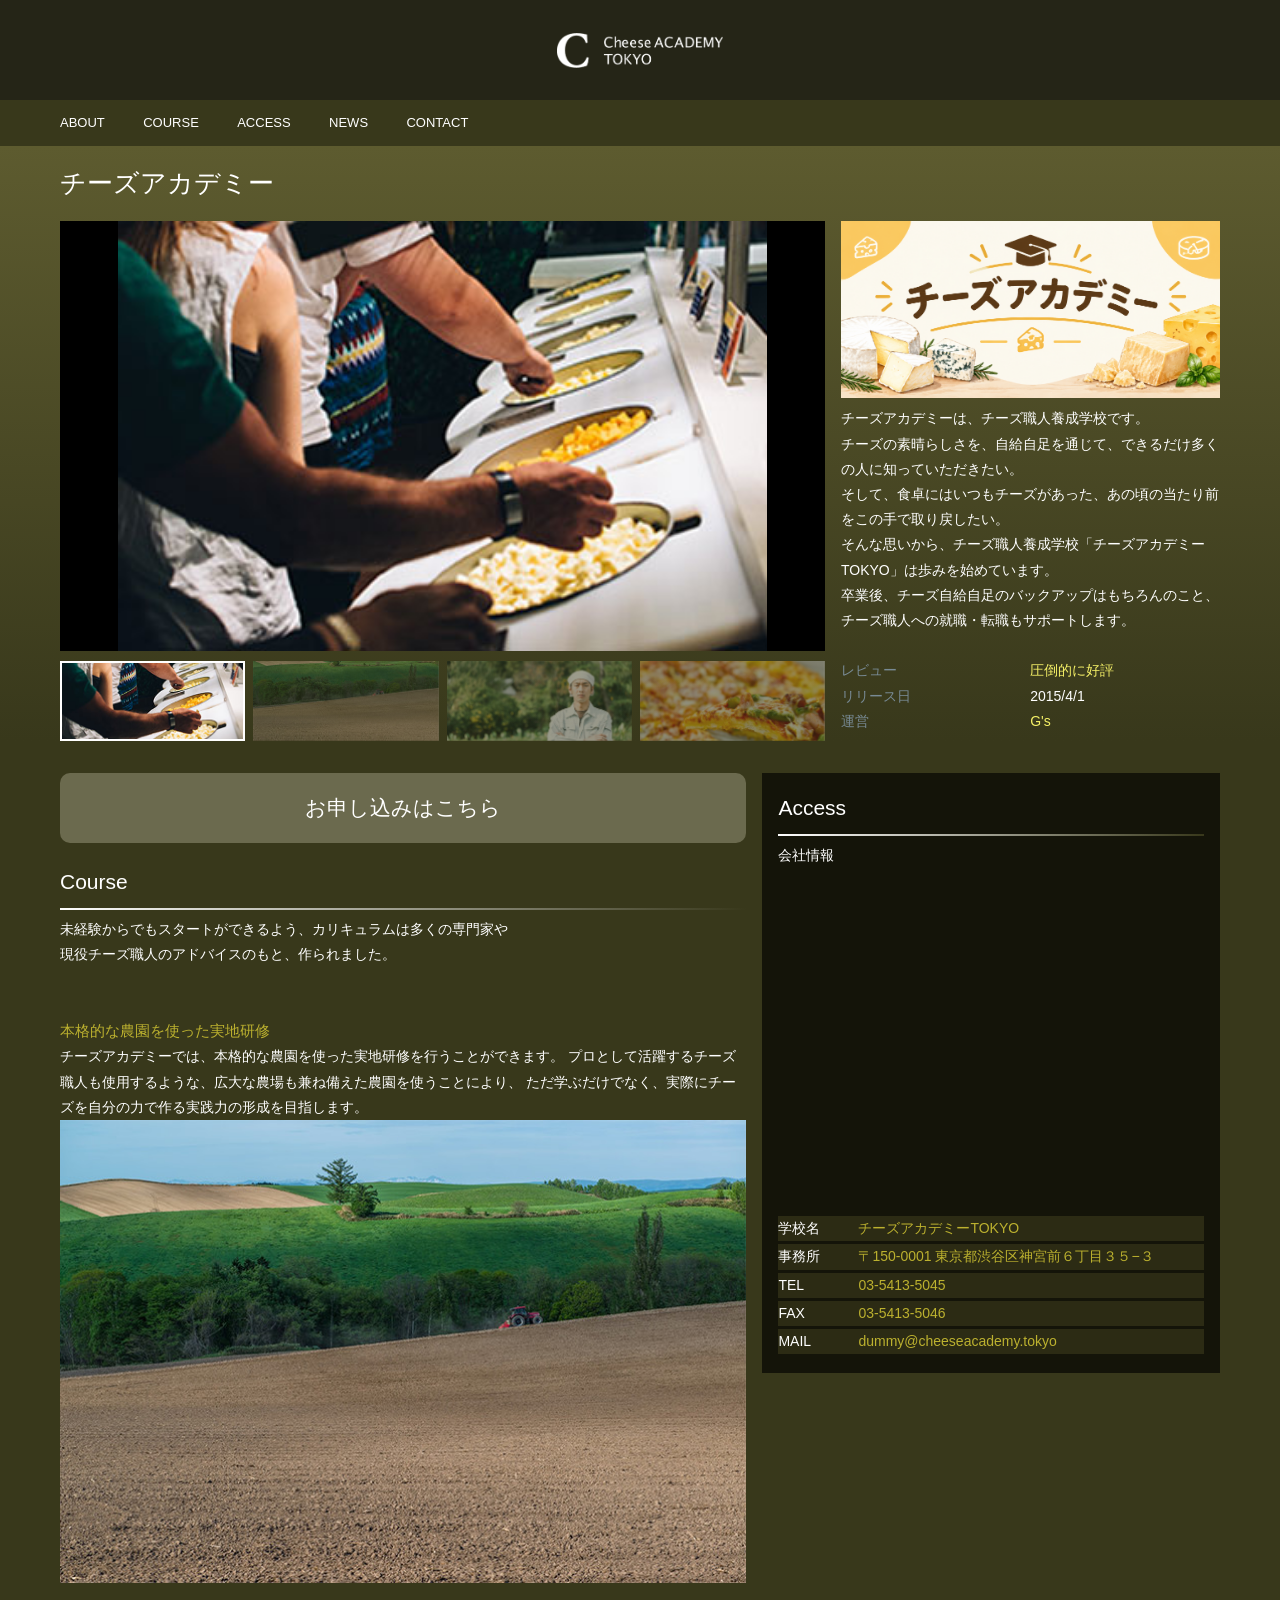
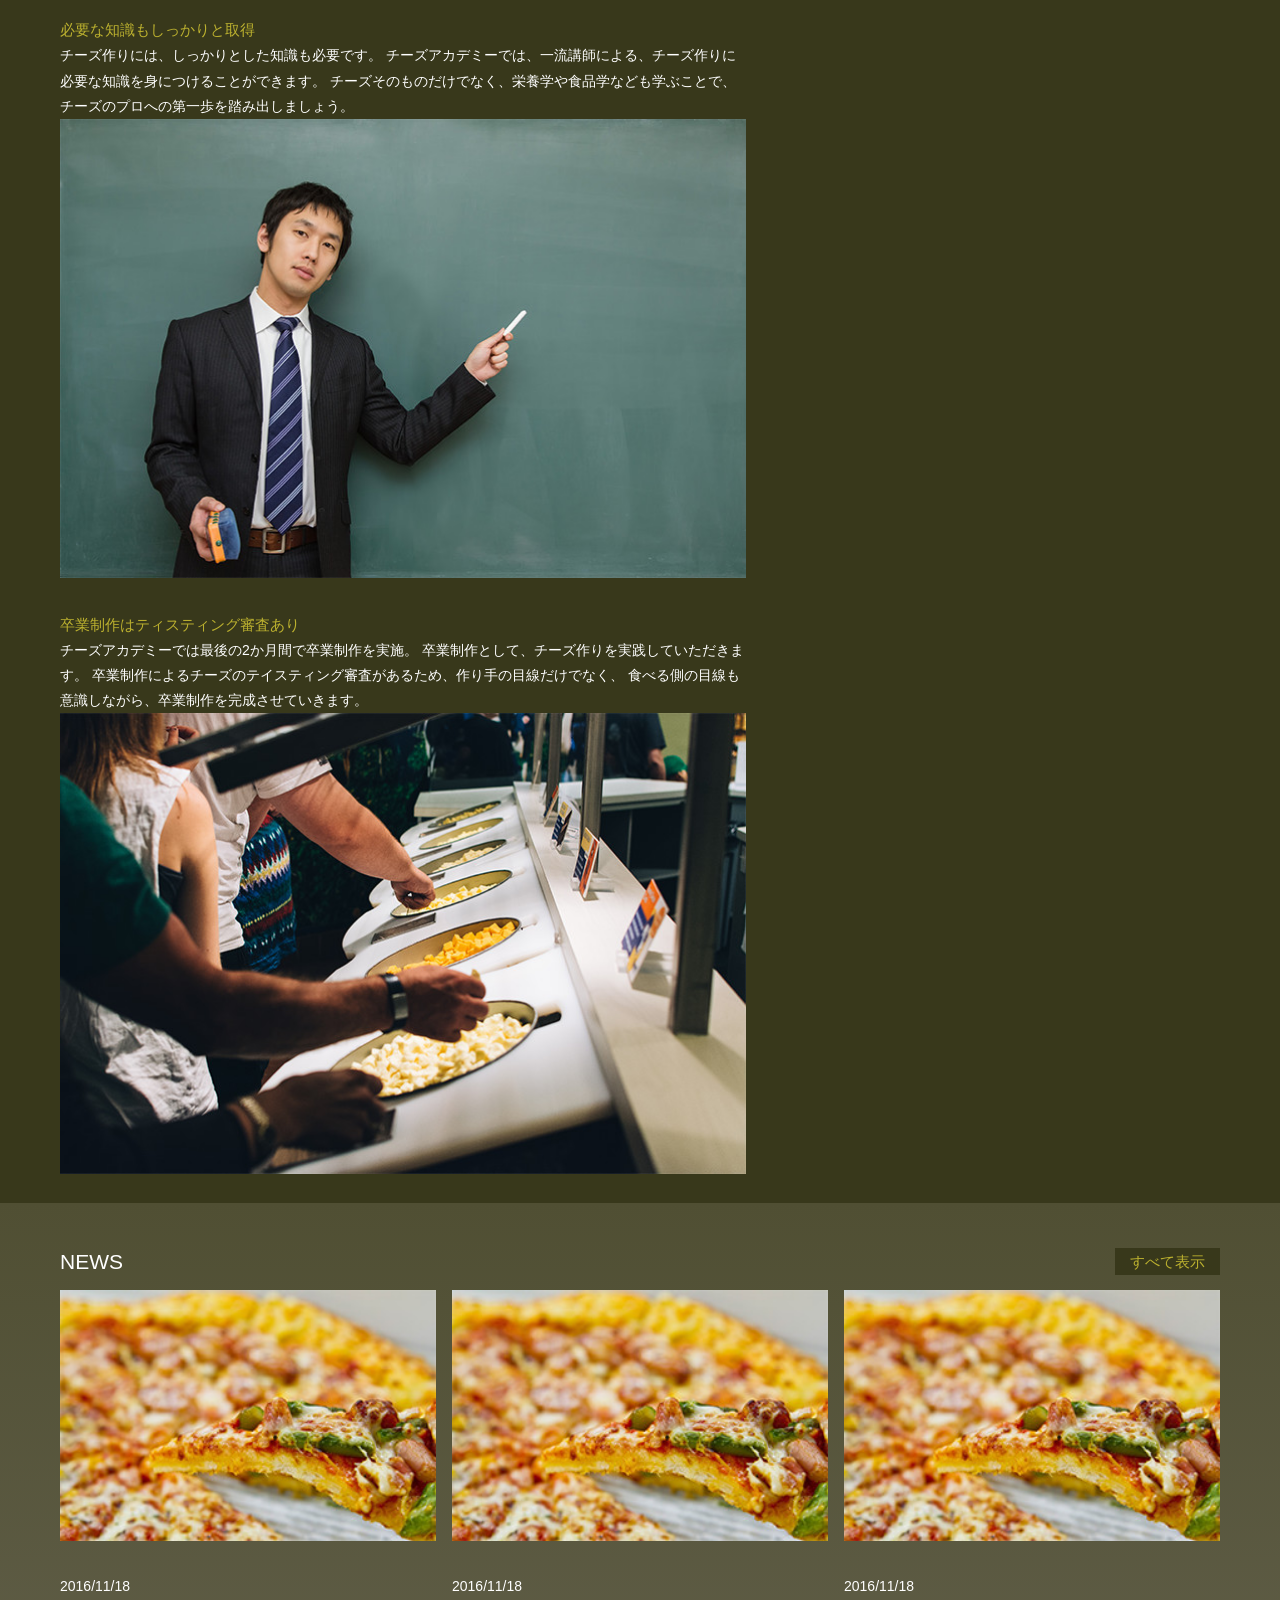
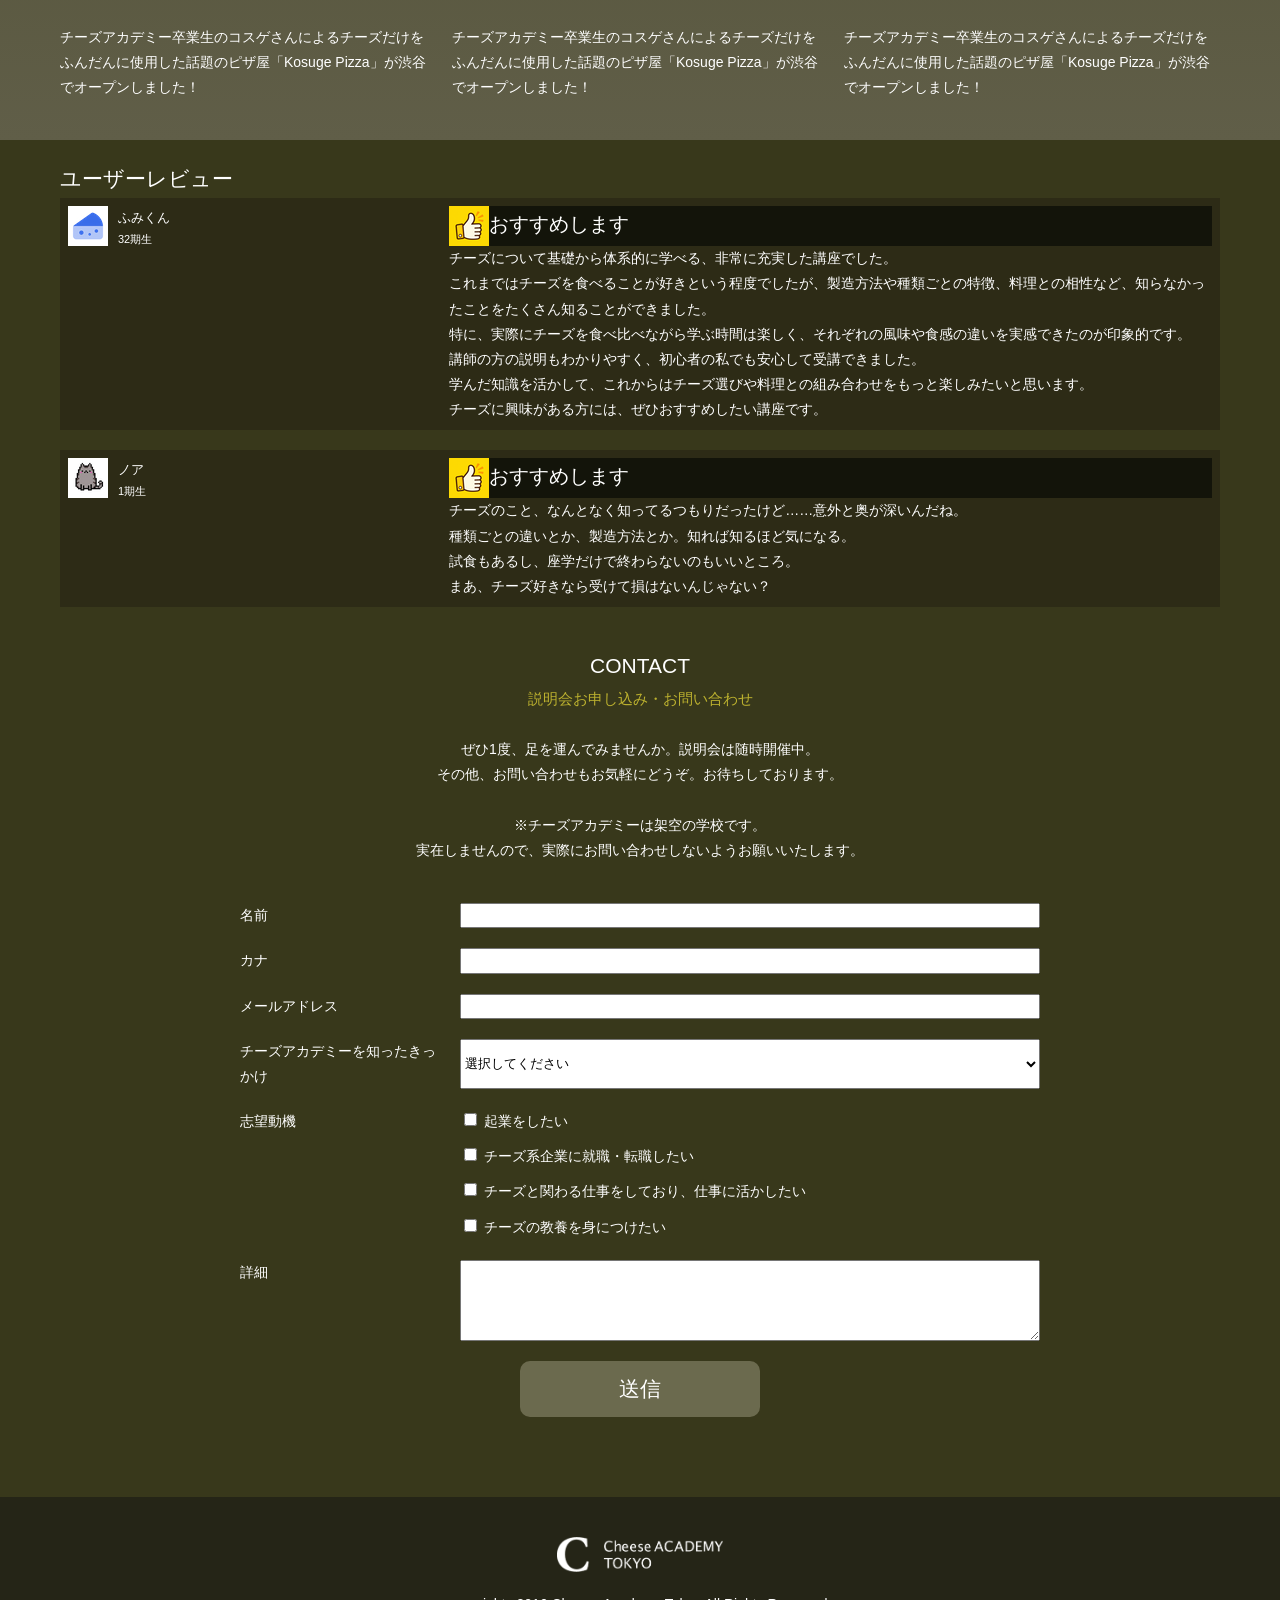
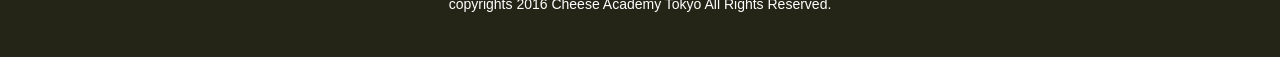
<file: index.html>
<!DOCTYPE html>
<html lang="ja">
<!-- 最初の設定は終わっています　必要な方は触ってください -->

<head>
  <meta charset="UTF-8">
  <meta name="viewport" content="width=device-width, initial-scale=1.0">
  <meta http-equiv="X-UA-Compatible" content="ie=edge">
  <title>Steam風チーズアカデミー</title>
  <link rel="stylesheet" href="css/reset.css">
  <link rel="stylesheet" href="css/style.css">
  <link rel="stylesheet" href="https://cdn.jsdelivr.net/npm/swiper@11/swiper-bundle.min.css">
</head>
<!-- 最初の設定は終わっています　必要な方は触ってください -->

<body>
  <!-- この中に記述していく -->
  <!-- ここから下にコードを書く -->
   <header class="header1">
    <div class="container header-logo">
      <a href="" >
        <img class="logo" src="img/header_logo.png" alt="ヘッダーロゴ">
      </a>
    </div>
   </header>
   <header id="top">
    <div class="container header2">
      <nav>
        <a href="#about">ABOUT</a>
        <a href="#course">COURSE</a>
        <a href="#access">ACCESS</a>
        <a href="#news">NEWS</a>
        <a href="#contact">CONTACT</a>
      </nav>
    </div>
   </header>

   <main>
    <section class="top">
      <div class="container name">
        <h1 id="about">チーズアカデミー</h1>
      </div>

      <div class="container top-info">
        <div class="gallery">        
          <!-- メイン画像 -->
          <div class="swiper main-swiper">
            <div class="swiper-wrapper">
              <div class="swiper-slide">
                <img src="img/about_01.jpg" alt="メイン画像1">
              </div>
              <div class="swiper-slide">
                <img src="img/about_02.jpg" alt="メイン画像2">
              </div>
              <div class="swiper-slide">
                <img src="img/about_03.jpg" alt="メイン画像3">
              </div>
              <div class="swiper-slide">
                <img src="img/about_04.jpg" alt="メイン画像4">
              </div>
            </div>

          <!-- 左右のボタン -->
          <div class="swiper-button-prev"></div>
          <div class="swiper-button-next"></div>
          </div>

          <!-- サムネイル -->
          <div class="swiper thumbnail-swiper">
            <div class="swiper-wrapper">
              <div class="swiper-slide">
                <img src="img/about_01.jpg" alt="サムネイル1">
              </div>
              <div class="swiper-slide">
                <img src="img/about_02.jpg" alt="サムネイル2">
              </div>
              <div class="swiper-slide">
                <img src="img/about_03.jpg" alt="サムネイル3">
              </div>
              <div class="swiper-slide">
                <img src="img/about_04.jpg" alt="サムネイル4">
              </div>
            </div>
          </div>
        </div>
        <div class="about">
          <img class="about-img" src="img/about.png" alt="バナー画像">
          <div class="about-description">
            <p>チーズアカデミーは、チーズ職人養成学校です。</p>
            <p>チーズの素晴らしさを、自給自足を通じて、できるだけ多くの人に知っていただきたい。</p>
            <p>そして、食卓にはいつもチーズがあった、あの頃の当たり前をこの手で取り戻したい。</p>
            <p>そんな思いから、チーズ職人養成学校「チーズアカデミーTOKYO」は歩みを始めています。</p>
            <p>卒業後、チーズ自給自足のバックアップはもちろんのこと、チーズ職人への就職・転職もサポートします。</p>
          </div>
          <br>
          <table class="about-detail">
            <tr><th>レビュー</th><td><a class="about-review" href="#review">圧倒的に好評</a></td></tr>
            <tr><th>リリース日</th><td>2015/4/1</td></tr>
            <tr><th>運営</th><td><a class="G" href="https://g-s.dev/">G's</a></td></tr>
          </table>
        </div>
      </div>
    </section>

    <section class="main">
      <div class="container main-info">
        <div class="main-left">
          <div class="nav-apply">
            <a class="nav-btn" href="#contact">お申し込みはこちら</a>
          </div>
          <div class="course">
            <h2 id="course">Course</h2>
            <hr>
            <p>未経験からでもスタートができるよう、カリキュラムは多くの専門家や</p>
            <p>現役チーズ職人のアドバイスのもと、作られました。</p>
            <br>
            <br>
            <h3>本格的な農園を使った実地研修</h3>
            <p>チーズアカデミーでは、本格的な農園を使った実地研修を行うことができます。 プロとして活躍するチーズ職人も使用するような、広大な農場も兼ね備えた農園を使うことにより、 ただ学ぶだけでなく、実際にチーズを自分の力で作る実践力の形成を目指します。</p>
            <img class="course-img" src="img/course_01.jpg" alt="コース画像1">
            <br>
            <br>
            <h3>必要な知識もしっかりと取得</h3>
            <p>チーズ作りには、しっかりとした知識も必要です。 チーズアカデミーでは、一流講師による、チーズ作りに必要な知識を身につけることができます。 チーズそのものだけでなく、栄養学や食品学なども学ぶことで、チーズのプロへの第一歩を踏み出しましょう。</p>
            <img class="course-img" src="img/course_02.jpg" alt="コース画像2">
            <br>
            <br>
            <h3>卒業制作はティスティング審査あり</h3>
            <p>チーズアカデミーでは最後の2か月間で卒業制作を実施。 卒業制作として、チーズ作りを実践していただきます。 卒業制作によるチーズのテイスティング審査があるため、作り手の目線だけでなく、 食べる側の目線も意識しながら、卒業制作を完成させていきます。</p>
            <img class="course-img" src="img/course_03.jpg" alt="コース画像3">
          </div>
        </div>
        <div class="main-right">
          <div class="access">
            <h2 id="access">Access</h2>
            <hr>
            <p>会社情報</p>
            <br>
            <iframe 
              src="https://www.google.com/maps/embed?pb=!1m18!1m12!1m3!1d1927.3156128438354!2d139.70298575394838!3d35.66849190677454!2m3!1f0!2f0!3f0!3m2!1i1024!2i768!4f13.1!3m3!1m2!1s0x60188c9fa9e2e881%3A0x35396adb5ba7ce03!2zRydz77yI44K444O844K677yJ5p2x5Lqs!5e0!3m2!1sja!2sjp!4v1793018963561!5m2!1sja!2sjp" 
              style="border:0;" 
              allowfullscreen="" 
              loading="lazy" 
              referrerpolicy="strict-origin-when-cross-origin">
            </iframe>
            <table class="company-info">
              <tr><th>学校名</th><td>チーズアカデミーTOKYO</td></tr>
              <tr><th>事務所</th><td>〒150-0001 東京都渋谷区神宮前６丁目３５−３</td></tr>
              <tr><th>TEL</th><td>03-5413-5045</td></tr>
              <tr><th>FAX</th><td>03-5413-5046</td></tr>
              <tr><th>MAIL</th><td>dummy@cheeseacademy.tokyo</td></tr>
            </table>
          </div>
        </div>
      </div>
    </section>

    <section class="news">
      <div class="container">
        <div class="news-and-btn">
          <div class="headline">
            <h2 id="news">NEWS</h2>
          </div>
          <div class="show-all">
            <a class="btn-show-all" href="404.html">すべて表示</a>
          </div>
        </div>
        <div class="articles">
          <div class="article">
            <a href="404.html"><img class="article-img" src="img/news_img.jpg" alt="ニュース画像"></a>
            <br>
            <p>2016/11/18</p>
            <br>
            <a href="404.html">
              チーズアカデミー卒業生のコスゲさんによるチーズだけをふんだんに使用した話題のピザ屋「Kosuge Pizza」が渋谷でオープンしました！
            </a>
          </div>
          <div class="article">
            <a href="404.html"><img class="article-img" src="img/news_img.jpg" alt="ニュース画像"></a>
            <br>
            <p>2016/11/18</p>
            <br>
            <a href="404.html">
              チーズアカデミー卒業生のコスゲさんによるチーズだけをふんだんに使用した話題のピザ屋「Kosuge Pizza」が渋谷でオープンしました！
            </a>
          </div>
          <div class="article">
            <a href="404.html"><img class="article-img" src="img/news_img.jpg" alt="ニュース画像"></a>
            <br>
            <p>2016/11/18</p>
            <br>
            <a href="404.html">
              チーズアカデミー卒業生のコスゲさんによるチーズだけをふんだんに使用した話題のピザ屋「Kosuge Pizza」が渋谷でオープンしました！
            </a>
          </div>
        </div>
      </div>      
    </section>

    <section id="review">
      <div class="container review">
        <h2>ユーザーレビュー</h2>
        <div class="review-item">
          <div class="user">
            <img src="img/user1.jpg" alt="ユーザー1画像">
            <div class="user-info">
              <p class="user-name">ふみくん</p>
              <p class="user-when">32期生</p>
            </div>
          </div>
          <div class="user-review">
            <div class="recommend">
              <img src="img/thumbs-up.png" alt="サムズアップ画像">
              <div class="recommend-text">
                <p class="thumbs-up">おすすめします</p>
              </div>
            </div>
            <div class="review-text">
              <p>チーズについて基礎から体系的に学べる、非常に充実した講座でした。
              <br>これまではチーズを食べることが好きという程度でしたが、製造方法や種類ごとの特徴、料理との相性など、知らなかったことをたくさん知ることができました。
              <br>特に、実際にチーズを食べ比べながら学ぶ時間は楽しく、それぞれの風味や食感の違いを実感できたのが印象的です。
              <br>講師の方の説明もわかりやすく、初心者の私でも安心して受講できました。
              <br>学んだ知識を活かして、これからはチーズ選びや料理との組み合わせをもっと楽しみたいと思います。
              <br>チーズに興味がある方には、ぜひおすすめしたい講座です。</p>
            </div>
          </div>
        </div>
        <div class="review-item">
          <div class="user">
            <img src="img/user2.jpg" alt="ユーザー2画像">
            <div class="user-info">
              <p class="user-name">ノア</p>
              <p class="user-when">1期生</p>
            </div>
          </div>
          <div class="user-review">
            <div class="recommend">
              <img src="img/thumbs-up.png" alt="サムズアップ画像">
              <div class="recommend-text">
                <p class="thumbs-up">おすすめします</p>
              </div>
            </div>
            <div class="review-text">
              <p>チーズのこと、なんとなく知ってるつもりだったけど……意外と奥が深いんだね。
              <br>種類ごとの違いとか、製造方法とか。知れば知るほど気になる。
              <br>試食もあるし、座学だけで終わらないのもいいところ。
              <br>まあ、チーズ好きなら受けて損はないんじゃない？</p>
            </div>
          </div>
        </div>
      </div>
    </section>

    <section class="contact">
      <div class="container">
        <div class="contact-info">
          <h2 id="contact">CONTACT</h2>
          <h3>説明会お申し込み・お問い合わせ</h3>
          <br>
          <p>ぜひ1度、足を運んでみませんか。説明会は随時開催中。
            <br>その他、お問い合わせもお気軽にどうぞ。お待ちしております。</p>
          <br>
          <p>※チーズアカデミーは架空の学校です。
            <br>実在しませんので、実際にお問い合わせしないようお願いいたします。</p>
        </div>

        <form class="contact-form">
          <div class="form-row">
            <label for="name">名前</label>
            <input id="name" name="name" type="text">
          </div>
          <div class="form-row">
            <label for="kana">カナ</label>
            <input id="kana" name="kana" type="text">
          </div>
          <div class="form-row">
            <label for="email">メールアドレス</label>
            <input id="email" name="email" type="email">
          </div>
          <div class="form-row">
            <label for="source">チーズアカデミーを知ったきっかけ</label>
            <select id="source" name="source">
              <option value="">選択してください</option>
              <option>Google検索</option>
              <option>SNS</option>
              <option>紹介</option>
              <option>たまたま通りかかった</option>
              <option>その他</option>
            </select>
          </div>
          <fieldset class="form-row">
            <label>志望動機</label>
            <div class="checkboxes">
              <label><input type="checkbox" name="motivation" value="起業"> 起業をしたい</label>
              <label><input type="checkbox" name="motivation" value="就職転職"> チーズ系企業に就職・転職したい</label>
              <label><input type="checkbox" name="motivation" value="仕事に活かす"> チーズと関わる仕事をしており、仕事に活かしたい</label>
              <label><input type="checkbox" name="motivation" value="教養"> チーズの教養を身につけたい</label>
            </div>
          </fieldset>
          <div class="form-row">
            <label for="detail">詳細</label>
            <textarea id="detail" name="detail" rows="5"></textarea>
          </div>
          <button class="button" type="submit">送信</button>
        </form>
      </div>
    </section>
   </main>

   <footer>
    <div class="container footer">
      <a href="">
        <img class="logo" src="img/header_logo.png" alt="フッターロゴ">
      </a>
      <p>copyrights 2016 Cheese Academy Tokyo All Rights Reserved.</p>
    </div>
   </footer>

  <!-- ここから上にコードを書く -->
  <!-- この中に記述していく -->
  <script src="https://cdn.jsdelivr.net/npm/swiper@11/swiper-bundle.min.js"></script> 
  <script src="https://code.jquery.com/jquery-3.2.1.min.js"></script>
  <script src="js/main.js"></script>
</body>
</html>
</file>
<file: css/style.css>
/* ここから下に記載していく */
* {
  box-sizing: border-box;
}

html {
  scroll-behavior: smooth;
  background-color: #38381b;
}

body {
  margin: 0;
  color: white;
  font-family: "Motiva Sans", sans-serif;
  font-size: 14px;
  line-height: 1.8;
}

.container {
    max-width: 1200px;
    width: 100%;
    margin-inline: auto;
    padding-inline: 20px;
}

.header1 {
    height: 100px;
    background-color: #252517;
}

.header-logo {
    display: flex;
    align-items: center;
    height: 100%;
    justify-content: center;
}

#top {
    height: 46px;
    background-color: #38381b;

    position: sticky;
    top: 0;
    z-index: 1000;

    transition: transform 0.25s ease;

}

#top.hide {
  transform: translateY(-100%);
}

.header2 {
    height: 46px;
    display: flex;
    align-items: center;
}

.logo {
    height: 35px;
    display: block;
}

nav {
  display: flex;
  align-items: center;
  gap: clamp(14px, 3vw, 42px);
  font-size: 13px;
}

nav a {
  color: inherit;
  text-decoration: none;
}

nav a:hover {
  opacity: 0.3;    
}

.top {
    background: linear-gradient(#5d5b2f, #38381b);
}

h1 {
    font-size: 26px;
}

.name h1 {
    padding-bottom: 14px;
    padding-top: 14px;
}

.top-info {
    display: flex;
    gap: 16px;
}

.gallery {
  flex: 2;
  min-width: 0;
}

/* メイン画像 */
.main-swiper {
  position: relative;
  width: 100%;
  aspect-ratio: 16 / 9;
  background-color: #000;
}

.main-swiper .swiper-slide {
  display: flex;
  justify-content: center;
  align-items: center;
}

.main-swiper img {
  width: 100%;
  height: 100%;
  object-fit: contain;
}

/* 左右のボタン */
.main-swiper .swiper-button-prev,
.main-swiper .swiper-button-next {
  color: #fff;
  opacity: 0;
  transition: opacity 0.2s;
}

.main-swiper:hover .swiper-button-prev,
.main-swiper:hover .swiper-button-next {
  opacity: 1;
}

/* サムネイル */
.thumbnail-swiper {
  margin-top: 10px;
  width: 100%;
}

.thumbnail-swiper .swiper-slide {
  height: 80px;
  opacity: 0.5;
  cursor: pointer;
}

.thumbnail-swiper .swiper-slide-thumb-active {
  opacity: 1;
  outline: 2px solid #fff;
  outline-offset: -2px;
}

.thumbnail-swiper img {
  display: block;
  width: 100%;
  height: 100%;
  object-fit: cover;
}

.about {
    flex: 0 1 379px;
}

.about-img {
  width: 100%;
  height: auto;
}

.about-detail th {
    text-align: left;
    color: #788a94;
}

.about-detail th, .about-detail td {
    width: 12rem;
}

.about-review {
  text-decoration: none;
  color: #f5f067;  
}

.G {
    color: #f5f067;
    text-decoration: none;
}

.main-info {
    margin-top: 32px;
    display: flex;
    gap: 16px;
}

.main-left {
  flex: 3;
  min-width: 0;   
}

.main-right {
  flex: 2;
  min-width: 0;    
}

.nav-btn {
    display: block;
    padding: 16px;
    background-color: #6b6a4e;
    border-radius: 10px;
    font-size: 21px;
    color: white;
    text-align: center;
    text-decoration: none;
}

.course {
    margin-top: 20px;
}

h2 {
    font-size: 21px;
}

hr {
    border: none;
    height: 2px;
    background: linear-gradient(to right, white, #38381b);
}

h3 {
    font-size: 15px;
    color: #bcb12f;
}

.course-img {
  width: 100%;
  height: auto;
}

.access {
    background-color: #141409;
    padding: 16px;
}

.access iframe {
  display: block;
  width: 100%;
  height: 300px;
  border: 0;
}

.company-info {
  width: 100%;
  margin-top: 20px;
  border-collapse: separate;
  border-spacing: 0 3px;
}

.company-info th,
.company-info td {
    background-color: #2c2b14;
    
}

.company-info th {
    width: 5rem;
    text-align: left;
}

.company-info td {
  color: #bcb12f;  
  overflow-wrap: anywhere;
}

.news {
    margin-top: 20px;
    padding: 40px 0px 40px 0px;
    background: linear-gradient(#504f33, #605e48);
}

.news-and-btn {
    display: flex;
    justify-content: space-between;
    align-items: center;
    margin-bottom: 10px;
}

.btn-show-all {
    display: block;
    text-decoration: none;
    font-size: 15px;
    padding: 0 15px;
    color: #bcb12f;
    background-color: #38381b;
}

.btn-show-all:hover {
    color: white;
    background-color: #bcb12f;
}

.articles {
    display: flex;
    gap: 16px;
}

.article a {
    display: block;
    text-decoration: none;
    color: white;
}

.article-img {
  width: 100%;
  height: auto;
}

.review h2 {
  padding-top: 20px;
}

.review-item {
  background-color: #2d2b16;
  display: flex;
  padding: 8px;
  margin-bottom: 20px;
}

.user {
  display: flex;
  gap: 10px;

  flex: 1;
}

.user img {
  width: 40px;
  height: 40px;
}

.user-name {
  font-size: 13px;
}

.user-when {
  font-size: 11px;
}

.user-review {
  flex: 2;
}

.recommend {
  display: flex;
  background-color: #13140a;
}

.recommend img {
  width: 40px;
  height: 40px;
}

.thumbs-up {
  font-size: 20px;
  align-items: center;
}

.contact {
  margin-top: 40px;
}

.contact-info {
  text-align: center;
   margin-bottom: 40px;
}

.contact-form {
  width: 100%;
  max-width: 800px;
  margin-inline: auto;
}

.form-row {
  display: grid;
  grid-template-columns: 200px 1fr;
  gap: 20px;
  margin-bottom: 20px;
}

.form-row fieldset {
  border: none;
  padding: 0;
  margin-inline: 0;
}

.checkboxes {
  display: flex;
  flex-direction: column;
  gap: 10px;
}

.contact-form button {
  display: block;
  margin: 0 auto;
  width: 240px;
  max-width: 90%;
  padding: 14px 20px;
  border: 0;
  background: #6b6a4e;
  color: white;
  cursor: pointer;
  border-radius: 10px;
  font-size: 21px;
}

footer {
  background: #252517;
  margin-top: 80px;
}

.footer {
  padding: 40px;
  text-align: center;
  display: flex;
  flex-direction: column;
  align-items: center;
}

.footer p{
  margin-top: 20px;
}

@media (max-width: 910px) {
  .top-info {
    flex-direction: column;
  }

  .gallery {
    order: 2;
  }

  .about {
    order: 1;
  }

  .about img {
    max-width: 320px;
  }
  
  .main-info {
    flex-direction: column;
  }

  .review-item {
    flex-direction: column;
  }

  .user {
    margin-bottom: 15px;
  }
}

@media (max-width: 600px) {
  .form-row {
    grid-template-columns: 1fr;
    gap: 8px;
  }
}
</file>
